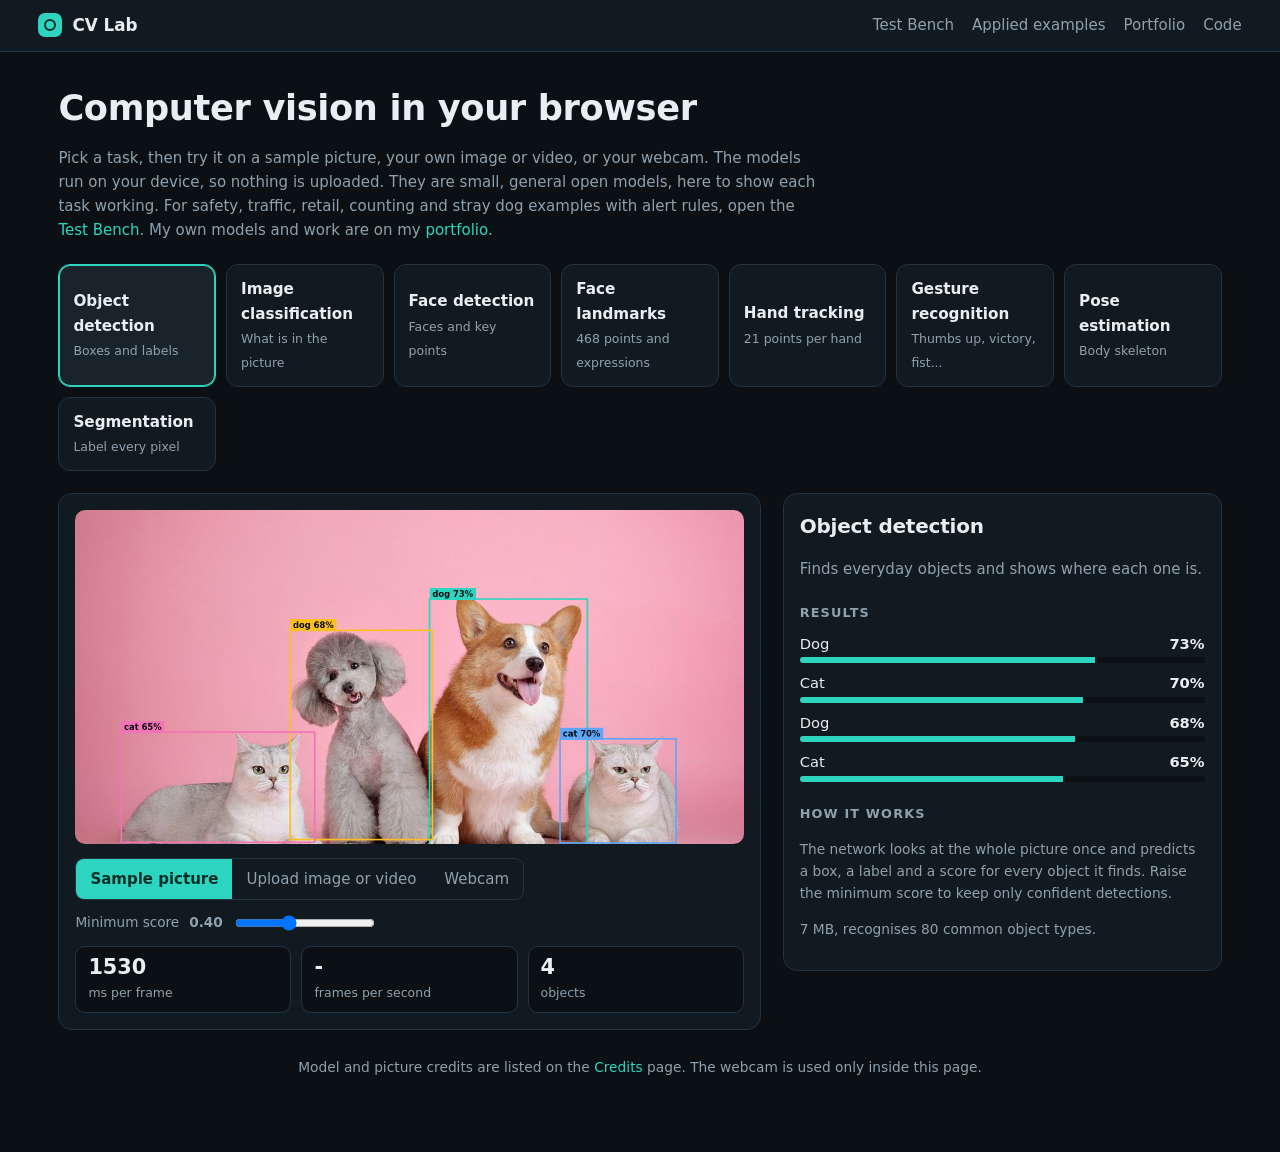
<file: docs/lab/index.html>
<!doctype html>
<html lang="en">
<head>
<meta charset="utf-8">
<meta name="viewport" content="width=device-width, initial-scale=1">
<title>CV Lab | Maidul Hasan Masum</title>
<meta name="description" content="Try eight computer vision tasks in your browser: object detection, classification, face detection and landmarks, hand tracking, gestures, pose estimation and segmentation. Nothing is uploaded.">
<link rel="icon" href="data:image/svg+xml,%3Csvg xmlns='http://www.w3.org/2000/svg' viewBox='0 0 100 100'%3E%3Crect width='100' height='100' rx='22' fill='%230f766e'/%3E%3Ccircle cx='50' cy='50' r='22' fill='none' stroke='white' stroke-width='7'/%3E%3Ccircle cx='50' cy='50' r='7' fill='white'/%3E%3C/svg%3E">
<link rel="stylesheet" href="lab.css">
</head>
<body>
<header class="bar">
  <a class="brand" href="./"><span class="mark"></span>CV Lab</a>
  <nav>
    <a href="../">Test Bench</a>
    <a href="../#/">Applied examples</a>
    <a href="https://mh-masum6875.github.io" target="_blank" rel="noopener">Portfolio</a>
    <a href="https://github.com/mh-masum6875/cv-test-bench" target="_blank" rel="noopener">Code</a>
  </nav>
</header>
<main>
  <section class="intro">
    <h1>Computer vision in your browser</h1>
    <p>Pick a task, then try it on a sample picture, your own image or video, or your webcam. The models run on your device, so nothing is uploaded. They are small, general open models, here to show each task working. For safety, traffic, retail, counting and stray dog examples with alert rules, open the <a href="../">Test Bench</a>. My own models and work are on my <a href="https://mh-masum6875.github.io">portfolio</a>.</p>
  </section>
  <div class="tasks" id="tasks" role="tablist" aria-label="Computer vision tasks"></div>
  <div class="work">
    <div class="stage">
      <div class="canvaswrap"><canvas id="out" width="640" height="480"></canvas><div id="busy" class="busy hidden">Loading the model...</div></div>
      <div class="controls">
        <div class="seg" id="source" role="group" aria-label="Input"></div>
        <label class="file hidden" id="file-wrap"><input type="file" id="file"><span class="btn">Choose a file</span></label>
        <label class="slider hidden" id="thr-wrap">Minimum score <b id="thr-v">0.40</b><input type="range" id="thr" min="0.1" max="0.9" step="0.05" value="0.4"></label>
      </div>
      <div class="stats"><div><b id="st-ms">-</b><span>ms per frame</span></div><div><b id="st-fps">-</b><span>frames per second</span></div><div><b id="st-n">-</b><span id="st-n-l">results</span></div></div>
    </div>
    <aside class="side">
      <h2 id="t-name"></h2>
      <p id="t-desc" class="muted"></p>
      <h3>Results</h3>
      <ul id="results" class="results"><li class="muted">Pick a source to see results.</li></ul>
      <h3>How it works</h3>
      <p id="t-how" class="muted small"></p>
      <p class="muted small" id="t-model"></p>
    </aside>
  </div>
  <p class="foot muted small">Model and picture credits are listed on the <a href="https://github.com/mh-masum6875/cv-test-bench/blob/main/NOTICE.md" target="_blank" rel="noopener">Credits</a> page. The webcam is used only inside this page.</p>
</main>
<script type="module" src="lab.js"></script>
</body>
</html>
</file>
<file: docs/lab/lab.css>
:root{--bg:#0b1014;--panel:#121a21;--panel2:#18232c;--line:#243340;--ink:#e8eef2;--muted:#8fa1ae;--accent:#2dd4bf;--accent-ink:#052e29;--crit:#f87171;--ok:#4ade80}
*{box-sizing:border-box}
html,body{margin:0}
body{background:var(--bg);color:var(--ink);font:15px/1.6 system-ui,-apple-system,"Segoe UI",Roboto,sans-serif}
a{color:var(--accent);text-decoration:none}a:hover{text-decoration:underline}
h1,h2,h3{margin:0;font-weight:650;letter-spacing:-.01em}
h1{font-size:clamp(1.6rem,4vw,2.2rem)}h2{font-size:1.25rem}h3{font-size:.8rem;text-transform:uppercase;letter-spacing:.09em;color:var(--muted);margin:22px 0 8px}
.muted{color:var(--muted)}.small{font-size:.86rem}.hidden{display:none!important}
.bar{display:flex;justify-content:space-between;align-items:center;padding:12px clamp(16px,3vw,40px);border-bottom:1px solid var(--line);background:var(--panel);position:sticky;top:0;z-index:5}
.brand{display:flex;align-items:center;gap:10px;font-weight:700;color:var(--ink);font-size:1.05rem}.brand:hover{text-decoration:none}
.mark{width:24px;height:24px;border-radius:7px;background:var(--accent);position:relative}.mark:after{content:"";position:absolute;inset:6px;border:2.5px solid var(--accent-ink);border-radius:50%}
.bar nav{display:flex;gap:18px}.bar nav a{color:var(--muted)}.bar nav a:hover{color:var(--ink);text-decoration:none}
main{max-width:1240px;margin:0 auto;padding:28px clamp(16px,3vw,40px) 60px}
.intro p{max-width:760px;color:var(--muted);margin:10px 0 22px}
.tasks{display:grid;grid-template-columns:repeat(auto-fill,minmax(150px,1fr));gap:10px;margin-bottom:22px}
.task{background:var(--panel);border:1px solid var(--line);color:var(--ink);border-radius:12px;padding:12px 14px;text-align:left;cursor:pointer;font:inherit;transition:border-color .15s,transform .15s}
.task:hover{border-color:var(--accent);transform:translateY(-2px)}
.task.on{border-color:var(--accent);box-shadow:inset 0 0 0 1px var(--accent);background:var(--panel2)}
.task b{display:block;font-size:.95rem}.task span{font-size:.78rem;color:var(--muted)}
.work{display:grid;grid-template-columns:minmax(0,1.6fr) minmax(280px,1fr);gap:22px;align-items:start}
@media (max-width:900px){.work{grid-template-columns:1fr}}
.stage,.side{background:var(--panel);border:1px solid var(--line);border-radius:14px;padding:16px}
.canvaswrap{position:relative;background:#05080a;border-radius:10px;overflow:hidden;line-height:0}
canvas{width:100%;height:auto;display:block;max-height:70vh;object-fit:contain}
.busy{position:absolute;inset:0;display:flex;align-items:center;justify-content:center;background:rgba(5,8,10,.7);font-size:1rem;line-height:1.4}
.controls{display:flex;gap:12px;align-items:center;flex-wrap:wrap;margin:14px 0 4px}
.seg{display:inline-flex;border:1px solid var(--line);border-radius:9px;overflow:hidden;flex-wrap:wrap}
.seg button{background:transparent;border:0;padding:8px 14px;cursor:pointer;color:var(--muted);font:inherit}
.seg button.on{background:var(--accent);color:var(--accent-ink);font-weight:650}
.btn{display:inline-block;background:var(--panel2);border:1px solid var(--line);padding:7px 14px;border-radius:9px;cursor:pointer}
.file input{display:none}
.slider{display:flex;align-items:center;gap:10px;color:var(--muted);font-size:.85rem}.slider input{width:140px}
.stats{display:grid;grid-template-columns:repeat(3,1fr);gap:10px;margin-top:12px}
.stats div{background:var(--bg);border:1px solid var(--line);border-radius:10px;padding:8px 12px}
.stats b{display:block;font-size:1.3rem;line-height:1.2}.stats span{color:var(--muted);font-size:.78rem}
.results{list-style:none;margin:0;padding:0;display:grid;gap:8px}
.results li{display:grid;grid-template-columns:1fr auto;gap:2px 10px;font-size:.92rem}
.results .bar2{grid-column:1/-1;height:6px;background:var(--bg);border-radius:4px;overflow:hidden}
.results .bar2 i{display:block;height:100%;background:var(--accent)}
.foot{margin-top:26px;text-align:center}
:focus-visible{outline:2px solid var(--accent);outline-offset:2px}
</file>
